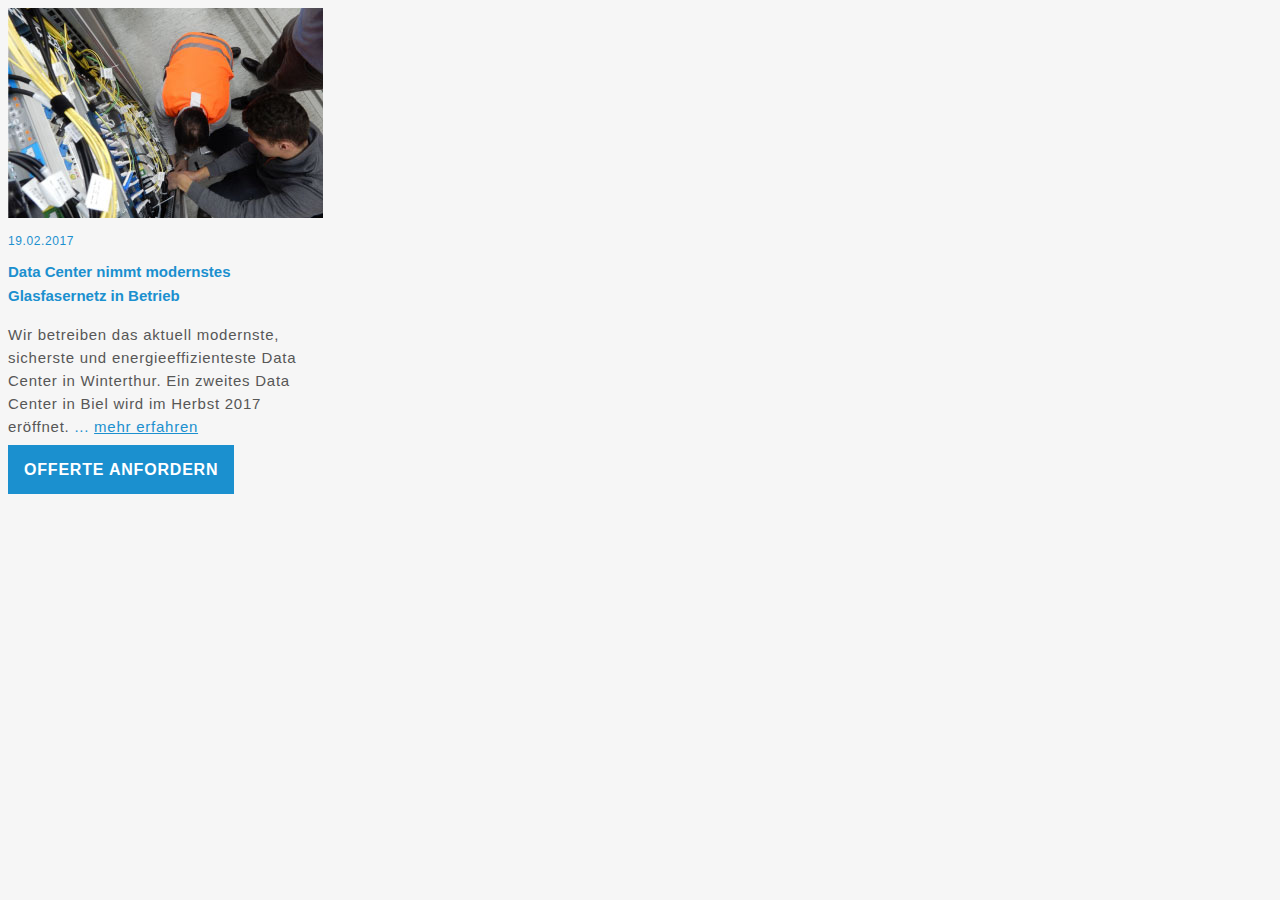
<file: Homework 1/Markup/index.html>
<!DOCTYPE html>
<html>
<head>
	<meta charset="utf-8">
	<title>Homework 1</title>
	<link media="all" rel="stylesheet" href="css/main.css">
</head>
<body>
	<div class="container">
		<img class="image" src="../image.jpg" >
		<p class="data">19.02.2017</p>
		<h1 class="headline">Data Center nimmt modernstes
Glasfasernetz in Betrieb</h1>
		<p class="paragraph">Wir betreiben das aktuell modernste, sicherste und
energieeffizienteste Data Center in Winterthur. Ein zweites Data Center in Biel
wird im Herbst 2017 eröffnet. <a class="link" href="#">... <span class="point">mehr erfahren</span></a></p>
		<a href="#" class="button">OFFERTE ANFORDERN</a>

	</div>
	
</body>
</html>
</file>
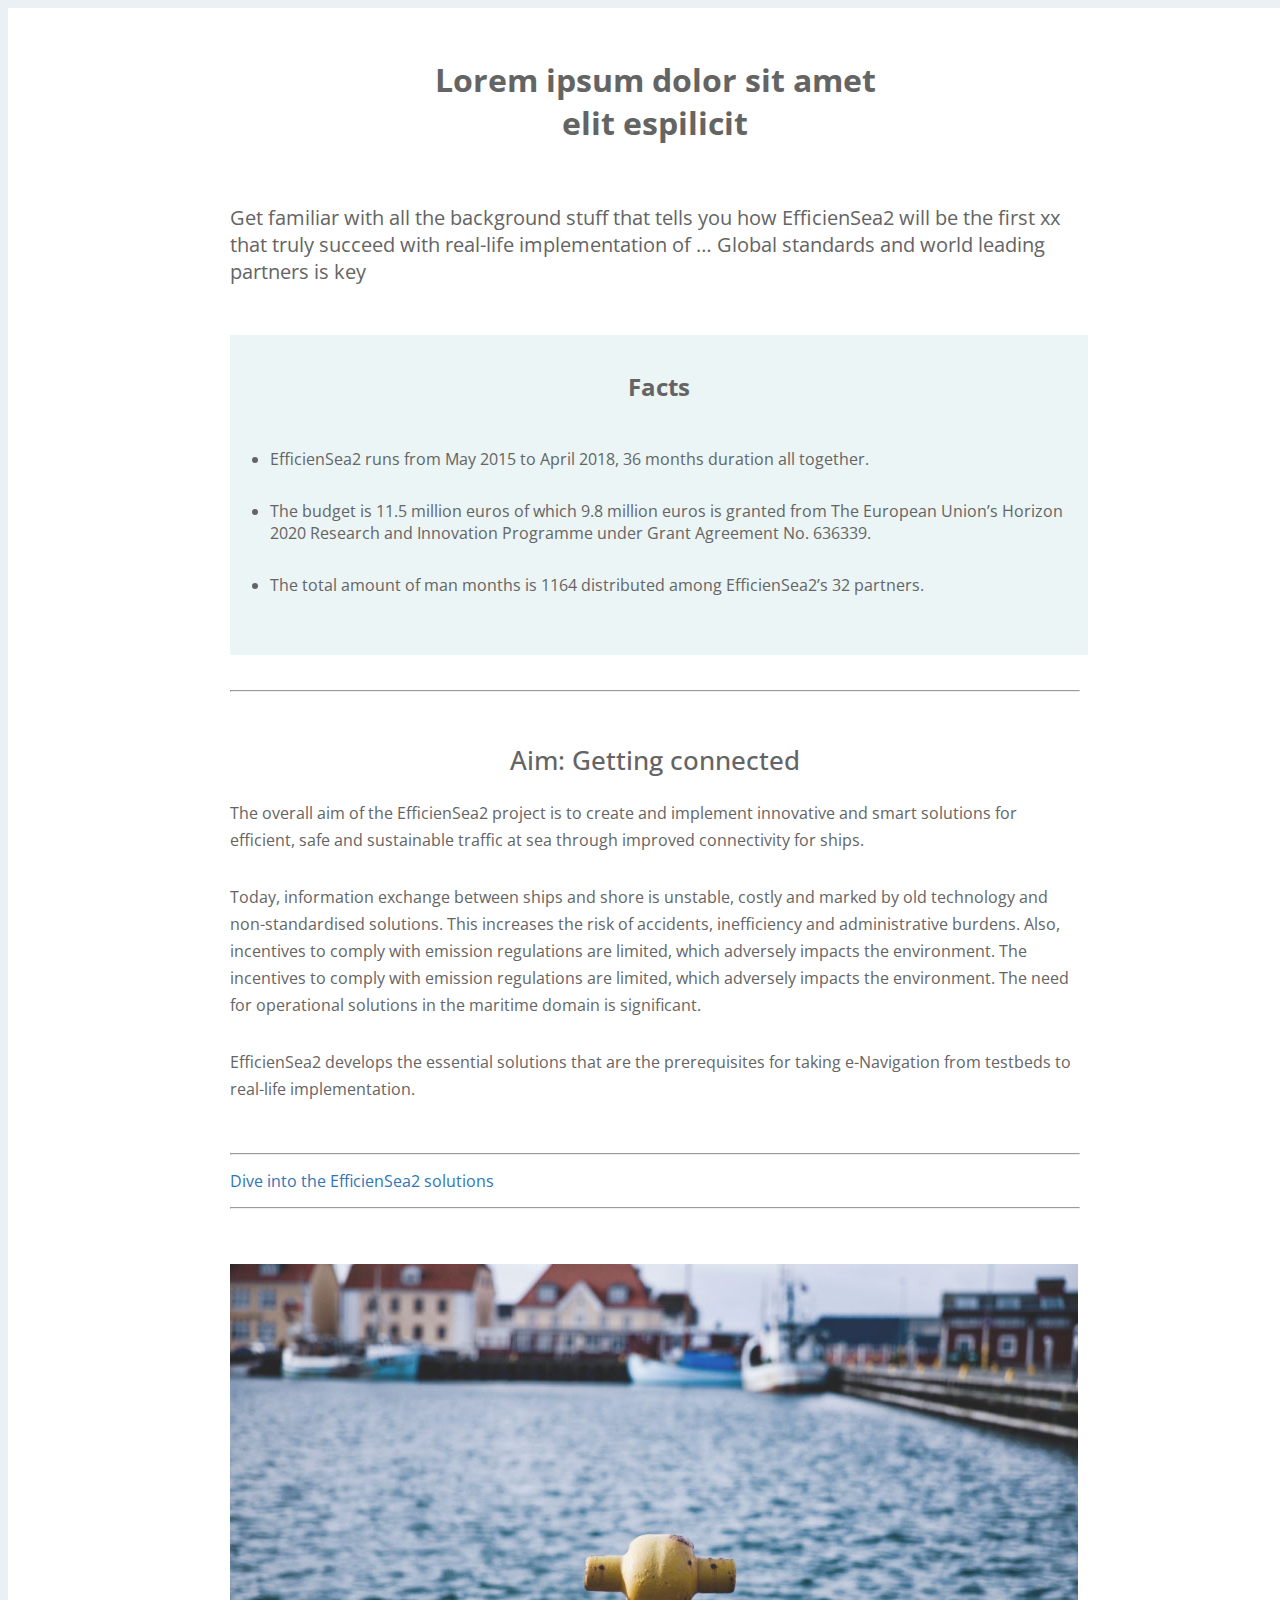
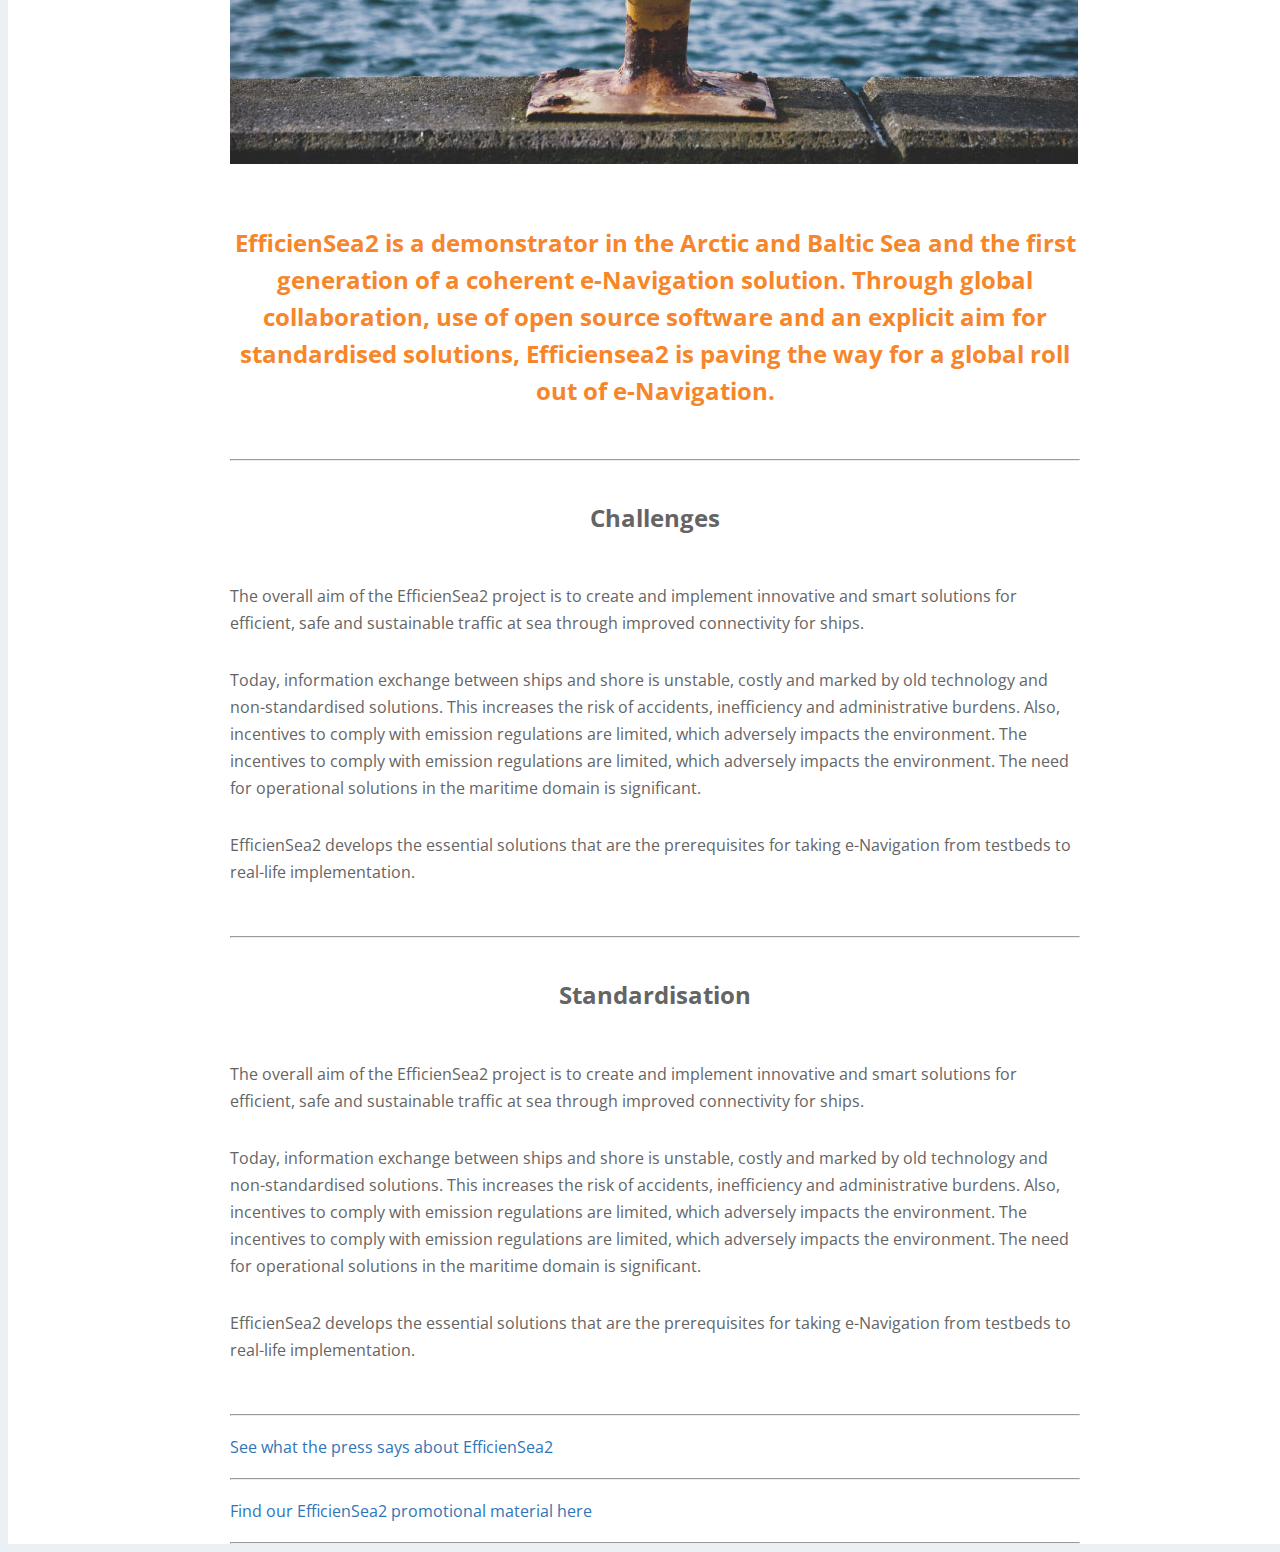
<file: Homework 2/Markup/index.html>
<!DOCTYPE html>
<html>
	<head>
		<link media="all" rel="stylesheet" href="css/main.css">
		<title>Homework 2</title>
		<meta charset="utf-8">
		<link href="https://fonts.googleapis.com/css?family=Open+Sans" rel="stylesheet">
	</head>
	<body>
		<div class="page">
			<div class="white">
				<div class="text">
					<div class="block_one">
						<h1 class="header_one">
							Lorem ipsum dolor sit amet elit espilicit
						</h1>
						<p class="paragraph_one">Get familiar with all the background stuff that tells you how EfficienSea2 will be the first xx that truly succeed with real-life implementation of … Global standards and world leading partners is key</p>
					</div>
					<div class="gray_box">
						<h2 class="gray_header">Facts</h2>
						<ul class="gray_list">
							<li>EfficienSea2 runs from May 2015 to April 2018, 36 months duration all together.</li>
							<li>The budget is 11.5 million euros of which 9.8 million euros is granted from The European Union’s Horizon 2020 Research and Innovation Programme under Grant Agreement No. 636339.</li>
							<li>The total amount of man months is 1164 distributed among EfficienSea2’s 32 partners.</li>
						</ul>
					</div>
					<hr>
					<div class="block_two">
						<h2 class="header_two">Aim: Getting connected</h2>
						<ul class="list_none">
							<li>The overall aim of the EfficienSea2 project is to create and implement innovative and smart solutions for efficient, safe and sustainable traffic at sea through improved connectivity for ships.</li>
							<li>Today, information exchange between ships and shore is unstable, costly and marked by old technology and non-standardised solutions. This increases the risk of accidents, inefficiency and administrative burdens. Also, incentives to comply with emission regulations are limited, which adversely impacts the environment. The incentives to comply with emission regulations are limited, which adversely impacts the environment. The need for operational solutions in the maritime domain is significant.</li>
							<li>EfficienSea2 develops the essential solutions that are the prerequisites for taking e-Navigation from testbeds to real-life implementation. </li>
						</ul>
					</div>
					<hr>
					<div class="link_one_box">
						<a href="#" class="link_one">Dive into the EfﬁcienSea2 solutions</a>
					</div>
					<hr>
					<div class="photo">
						<img src="img/image.jpg" alt="port">
					</div>
					<div class="text-under-photo">
						<h2>EfficienSea2 is a demonstrator in the Arctic and Baltic Sea and the first generation of a coherent e-Navigation solution. Through global collaboration, use of open source software and an explicit aim for standardised solutions, Efficiensea2 is paving the way for a global roll out of e-Navigation.</h2>		
					</div>
					<hr>
					<div class="block_three">
						<h2 class="header_three">Challenges</h2>
						<ul class="list_none">
							<li>The overall aim of the EfficienSea2 project is to create and implement innovative and smart solutions for efficient, safe and sustainable traffic at sea through improved connectivity for ships.</li>
							<li>Today, information exchange between ships and shore is unstable, costly and marked by old technology and non-standardised solutions. This increases the risk of accidents, inefficiency and administrative burdens. Also, incentives to comply with emission regulations are limited, which adversely impacts the environment. The incentives to comply with emission regulations are limited, which adversely impacts the environment. The need for operational solutions in the maritime domain is significant.</li>
							<li>EfficienSea2 develops the essential solutions that are the prerequisites for taking e-Navigation from testbeds to real-life implementation. </li>
						</ul>
					</div>
					<hr>
					<div class="block_four">
						<h2 class="header_four">Standardisation</h2>
						<ul class="list_none">
							<li>The overall aim of the EfficienSea2 project is to create and implement innovative and smart solutions for efficient, safe and sustainable traffic at sea through improved connectivity for ships.</li>
							<li>Today, information exchange between ships and shore is unstable, costly and marked by old technology and non-standardised solutions. This increases the risk of accidents, inefficiency and administrative burdens. Also, incentives to comply with emission regulations are limited, which adversely impacts the environment. The incentives to comply with emission regulations are limited, which adversely impacts the environment. The need for operational solutions in the maritime domain is significant.</li>
							<li>EfficienSea2 develops the essential solutions that are the prerequisites for taking e-Navigation from testbeds to real-life implementation. </li>
						</ul>
					</div>
					<hr>
					<div class="links">
						<a href="#" class="link_two">See what the press says about EfﬁcienSea2 </a>
						<hr class="hr">
						<a href="#" class="link_three">Find our EfﬁcienSea2 promotional material here</a>
					</div>
					<hr>
				</div>	
		</div>
	</body>
</html>
</file>
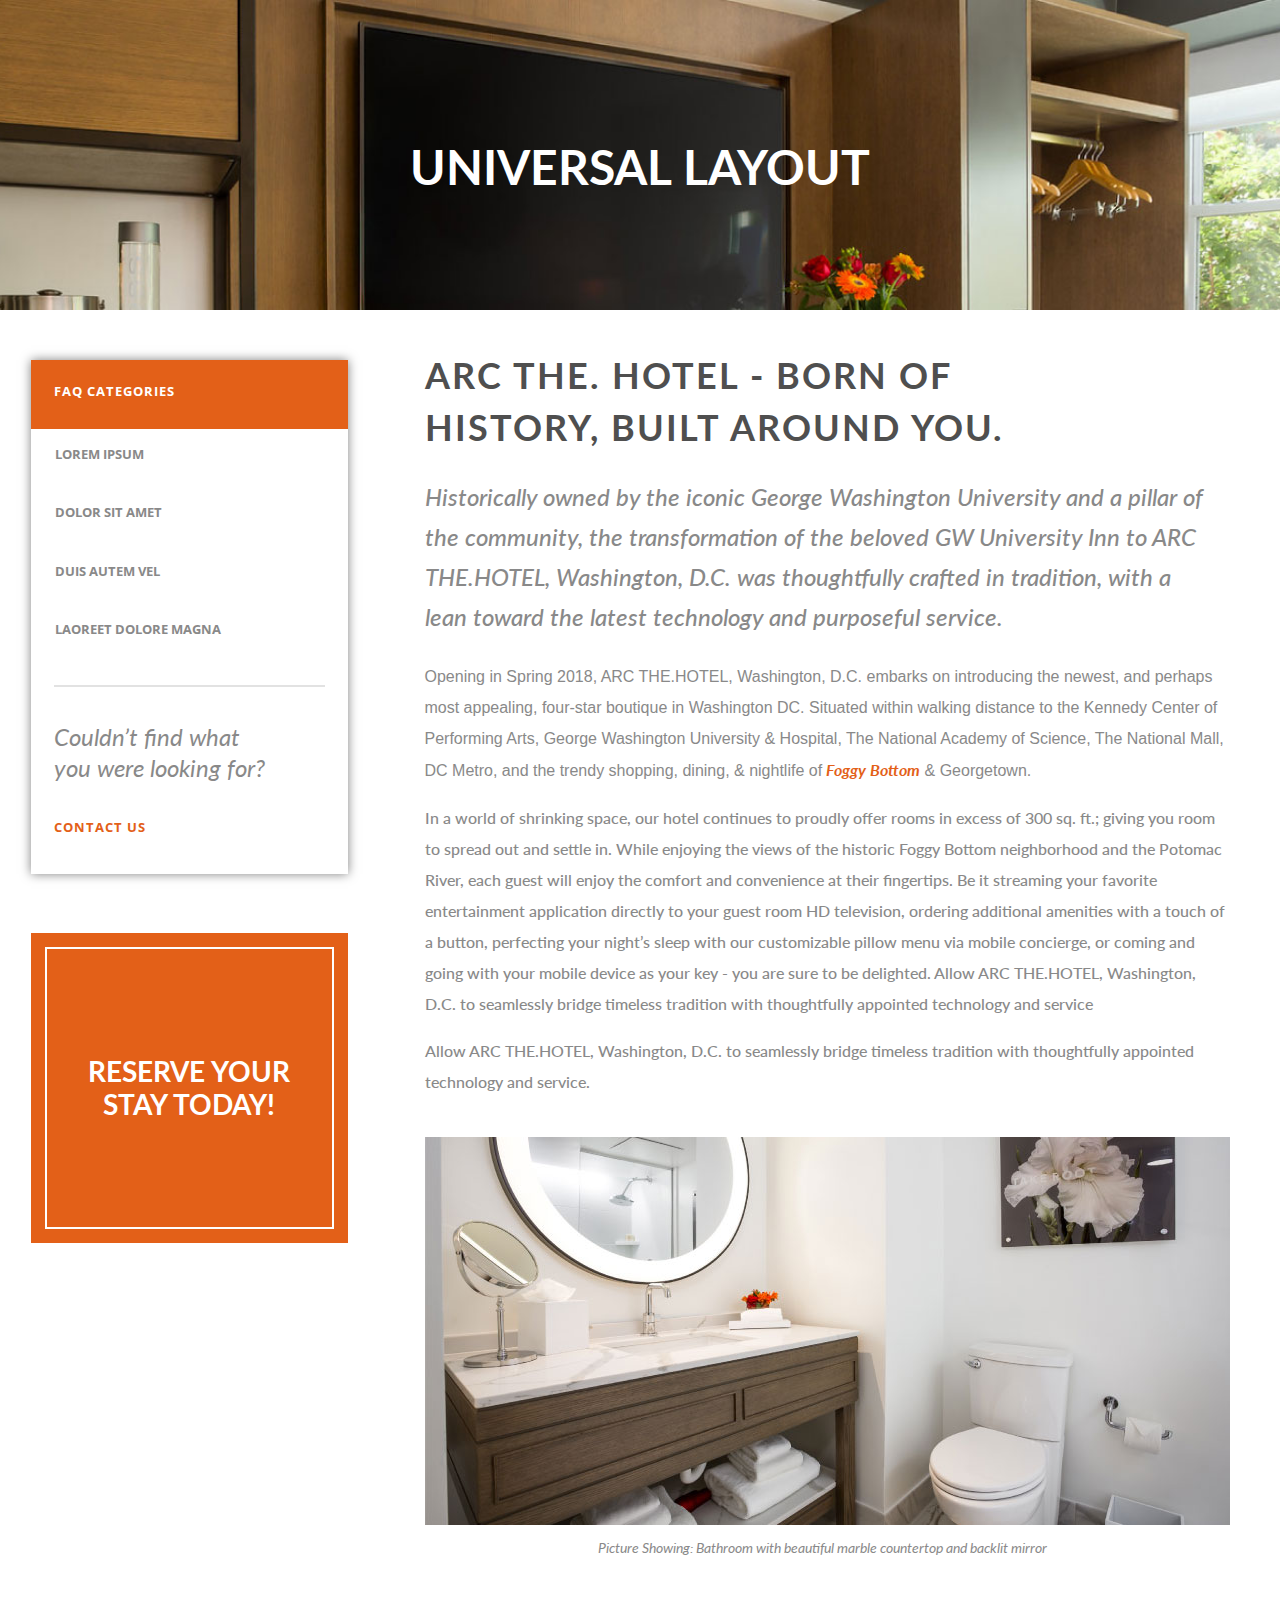
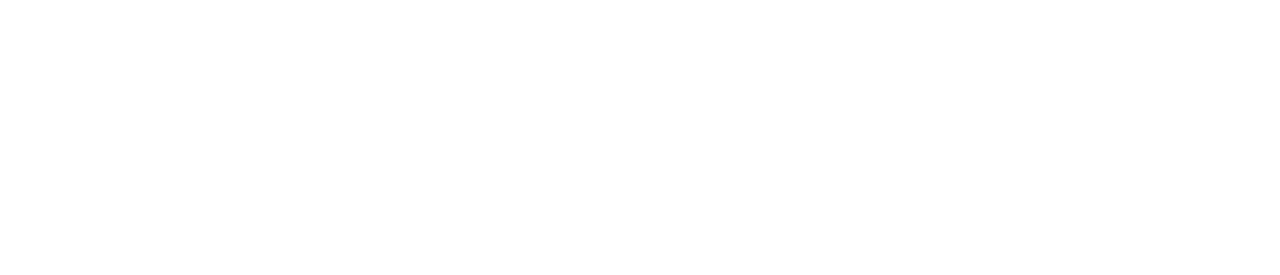
<file: Homework 3/Markup/index.html>
<!DOCTYPE html>
<html lang="en">
<head>
    <link href="https://fonts.googleapis.com/css?family=Lato:400,400i,700,700i|Open+Sans:700" rel="stylesheet">
    <link media="all" rel="stylesheet" href="css/Normalize.css">
    <link media="all" rel="stylesheet" href="css/main.css">
    <meta charset="UTF-8">
    <title>Title</title>
</head>
<body>
<div class="page">
    <div class="banner" style="background-image:url(images/banner-image-1.jpg)">
        <div class="banner-text">Universal layout</div>
    </div>
    <div class="page-wrapper">
        <div class="content">
        <div class="main-content">
            <div class="text">
                <h1 class="h-1">ARC THE. HOTEL - Born of history, built around you. </h1>
                <p class="paragraph-one">Historically owned by the iconic George Washington University and a pillar of
                    the community, the transformation of the beloved GW University Inn to ARC THE.HOTEL, Washington,
                    D.C. was thoughtfully crafted in tradition, with a lean toward the latest technology and purposeful
                    service. </p>
                <p class="paragraph-two">Opening in Spring 2018, ARC THE.HOTEL, Washington, D.C. embarks on introducing
                    the newest, and perhaps most appealing, four-star boutique in Washington DC. Situated within walking
                    distance to the Kennedy Center of Performing Arts, George Washington University & Hospital, The
                    National Academy of Science, The National Mall, DC Metro, and the trendy shopping, dining, &
                    nightlife of<span class="orange"> Foggy Bottom</span> & Georgetown.</p>
                <p class="paragraph-three">In a world of shrinking space, our hotel continues to proudly offer rooms in
                    excess of 300 sq. ft.; giving you room to spread out and settle in. While enjoying the views of the
                    historic Foggy Bottom neighborhood and the Potomac River, each guest will enjoy the comfort and
                    convenience at their fingertips. Be it streaming your favorite entertainment application directly to
                    your guest room HD television, ordering additional amenities with a touch of a button, perfecting
                    your night’s sleep with our customizable pillow menu via mobile concierge, or coming and going with
                    your mobile device as your key - you are sure to be delighted. Allow ARC THE.HOTEL, Washington, D.C.
                    to seamlessly bridge timeless tradition with thoughtfully appointed technology and service</p>
                <p class="paragraph-four">Allow ARC THE.HOTEL, Washington, D.C. to seamlessly bridge timeless tradition
                    with thoughtfully appointed technology and service.</p>
            </div>
            <div class="img-bottom">
                <img src="images/image-1.jpg">
                <span class="text-under-image">
                    Picture Showing: Bathroom with beautiful marble countertop and backlit mirror
                </span>
            </div>
        </div>
        <div class="side-bar">
            <div class="main-navigation">
                <div class="faq"><div class="text-faq">faq categories</div></div>
                <nav class="navigation">
                    <ul class="menu">
                        <li><a href="">Lorem ipsum</a></li>
                        <li><a href="">dolor sit amet</a></li>
                        <li><a href="">duis autem vel</a></li>
                        <li><a href="">laoreet dolore magna</a></li>
                    </ul>
                </nav>
                <div class="under-nav">
                    <p class="info">Couldn’t find what you were looking for?</p>
                    <p><a href="" class="href">contact us</a></p>
                </div>
            </div>
            <a href="" class="href-button">
            <div class="button">
                <button class="border">RESERVE YOUR
                    STAY TODAY!</button>
            </div>
            </a>
        </div>
    </div>
    </div>
</div>
</body>
</html>
</file>
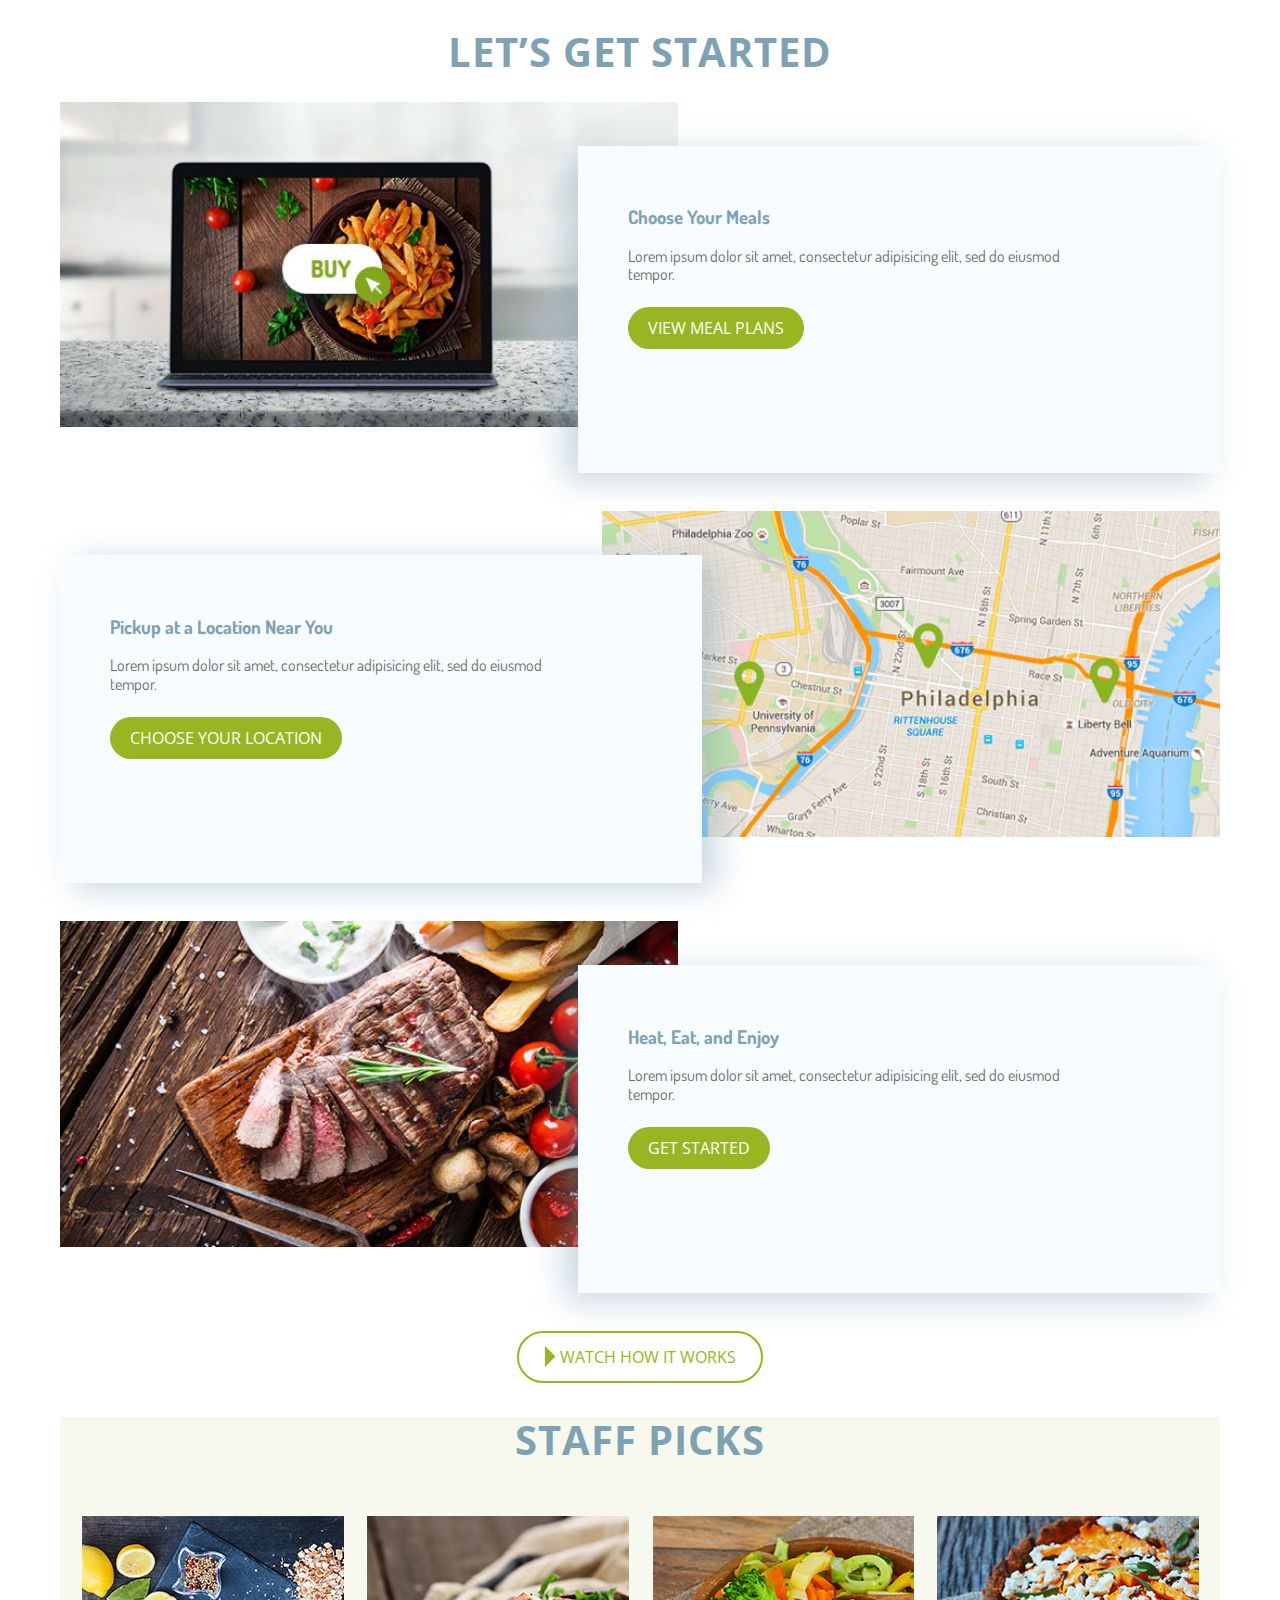
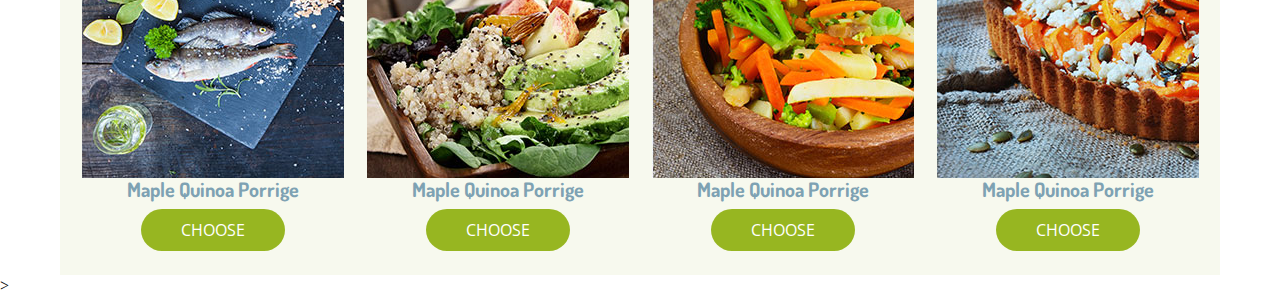
<file: Homework 4/Markup/index.html>
<!DOCTYPE html>
<html lang="en">
<head>
    <meta name="viewport" content="width=device-width, initial-scale=1.0">
    <meta charset="UTF-8">
    <title>Homework4</title>

    <link href="https://fonts.googleapis.com/css?family=Dosis" rel="stylesheet">
    <link href="https://fonts.googleapis.com/css?family=Open+Sans" rel="stylesheet">
    <link media="all" rel="stylesheet" href="css/Normalize.css">
    <link media="all" rel="stylesheet" href="css/main.css">
</head>
<body>
    <div class="page-wrapper">
        <h1>Let’s Get Started</h1>
        <div class="content-top">
            <div class="block-one">
                <div class="photo-one">
                    <img src="images/grid-image-1.jpg">
                </div>
                <div class="text-one">
                    <h3>Choose Your Meals</h3>
                    <p>Lorem ipsum dolor sit amet, consectetur adipisicing elit, sed do eiusmod tempor.</p>
                    <div class="button">View meal plans</div>
                </div>
            </div>

            <div class="block-two">
                <div class="photo-two">
                    <img src="images/grid-image-2.jpg">
                </div>
                <div class="text-two">
                    <h3>Pickup at a Location Near You</h3>
                    <p>Lorem ipsum dolor sit amet, consectetur adipisicing elit, sed do eiusmod tempor.</p>
                    <div class="button">Choose your Location</div>
                </div>
            </div>

            <div class="block-three">
                <div class="photo-three">
                    <img src="images/grid-image-3.jpg">
                </div>
                <div class="text-three">
                    <h3>Heat, Eat, and Enjoy</h3>
                    <p>Lorem ipsum dolor sit amet, consectetur adipisicing elit, sed do eiusmod tempor.</p>
                    <div class="button">Get Started</div>
                </div>
            </div>
        </div>

        <div class="block-button-middle">
            <div class="button">
                <div class="button-triangle"></div>
                <div class="button-text">watch how it works</div>
            </div>
        </div>
        <div class="content-bottom">
            <h2>Staff picks</h2>
            <div class="block-bottom">
                <div class="block-bottom-one">
                    <div class="black">
                        <p>Quinoa, Grapeseed Oil, Almond Meal, Apples, Pea Protein, Cocount milk</p>
                        <img src="images/grid-image-4.jpg">
                    </div>
                    <p>Maple Quinoa Porrige</p>
                    <div class="button">choose</div>
                </div>
                <div class="block-bottom-one">
                    <div class="black">
                        <p>Quinoa, Grapeseed Oil, Almond Meal, Apples, Pea Protein, Cocount milk</p>
                        <img src="images/grid-image-5.jpg">
                    </div>
                    <p>Maple Quinoa Porrige</p>
                    <div class="button">choose</div>
                </div>
                <div class="block-bottom-one">
                    <div class="black">
                        <p>Quinoa, Grapeseed Oil, Almond Meal, Apples, Pea Protein, Cocount milk</p>
                        <img src="images/grid-image-6.jpg">
                    </div>
                    <p>Maple Quinoa Porrige</p>
                    <div class="button">choose</div>
                </div>
                <div class="block-bottom-one">
                    <div class="black">
                        <p>Quinoa, Grapeseed Oil, Almond Meal, Apples, Pea Protein, Cocount milk</p>
                        <img src="images/grid-image-7.jpg">
                    </div>
                    <p>Maple Quinoa Porrige</p>
                    <div class="button">choose</div>
                </div>
            </div>
        </div>
    </div>>
</body>
</html>
</file>
<file: Homework 1/Markup/css/main.css>
body {
	background-color:#f6f6f6; 
}
* {
	font-family: Arial;
}
.container {
	width: 315px;
}
.image {
	width: 100%;
}
.data {
	color: #1b90cf;
	font-size: 12px;
	letter-spacing: 0.6px;
}
.headline {
	color: #1b90cf;
	font-size: 15px;
	line-height: 24px;
	font-weight: 700;
}
.paragraph {
	color: #575756;
	font-size: 15px;
	line-height: 23px;
	letter-spacing: 0.75px;
}
.link {
	color: #1b90cf;
	text-decoration: none;
	letter-spacing: 0.75px;
}
.point {
	text-decoration: underline;
}
.button {
	background-color:#1b90cf;
	color: #ffffff; 
	font-weight: 700;
	padding: 16px;
	border: 0;
	letter-spacing: 0.8px;
	text-decoration: none;
	line-height: 33px;
}
</file>
<file: Homework 2/Markup/css/main.css>
*,
*::before,
*::after {
  box-sizing: border-box;
}
body {
	background-color: #ebf0f5;
}
.page {
	width: 100%;
}
.white {
	margin: 0 auto;
	width: 1294px;
	background-color:#ffffff;
}
.text {
	padding-top: 50px;
	margin: 0 auto;
	width: 850px;

	color: #646464;
	font-family: "Open Sans" , "Sans-serif";
}
.header_one {
	width: 450px;
	margin: 0 auto;
	padding-bottom: 40px;
}
.paragraph_one {
	font-size: 20px;
	font-weight: 400;
}
div {
	text-align: left;
}
ul {
	list-style-type: none;
	padding-left: 0;

}
h1,
h2 {
	text-align: center;
}
.gray_box {
	margin-top: 50px;
	width: 858px;
	height: 320px;
	background-color:#ebf5f5;
	margin-bottom: 35px;
}
.gray_header {
	padding-top: 35px;
}
.gray_list {
	padding-top: 25px;
	list-style-type: disc;
	padding-left: 25px;
	padding-left: 40px;
}
li {
	margin-bottom: 30px;
}
.block_two {
	margin-top: 50px;
	margin-bottom: 50px;
}
.header_two {
	font-size: 26px;
	font-weight: 500
}
.list_none {
	font-weight: 400;
	line-height: 27px;
}
.link_one,
.link_two,
.link_three {
	text-decoration: none;
	color: #3075b8;
}
.link_one_box {
	margin-top: 15px;
	margin-bottom: 15px;
}
.photo {
	margin-top: 55px;
}
.text-under-photo {
	margin-top: 55px;
	color: #f7862a;
	line-height: 37px;
	margin-bottom: 50px;
}
.block_three {
	margin-top: 40px;
	margin-bottom: 50px;
}
.header_three {
	padding-bottom: 30px;
}
.block_four {
	margin-top: 40px;
	margin-bottom: 50px;
}
.header_four {
	padding-bottom: 30px;
}
.links {
	margin-top: 20px;
	margin-bottom: 20px;
}
.link_two{
	margin-bottom: 20px;
}
.hr {
	margin-top: 20px;
	margin-bottom: 20px;
}
</file>
<file: Homework 3/Markup/css/main.css>
*,
*:before,
*:after {
    box-sizing: border-box;
}
.page-wrapper {
    display: flex;
    justify-content: center;
}
.page {
    position: relative;
    max-width: 100%;
    overflow: hidden;
}
.banner-text {
    padding-top: 132px;
    display: flex;
    justify-content: center;
    color: #ffffff;
    font-family: Lato, sans-serif;
    font-size: 48px;
    font-weight: 700;
    line-height: 70px;
    text-transform: uppercase;
}
.banner {
    height: 500px;
    background-position:top;
    background-size: cover;
    position: relative;
}
.main-content {
    margin-top: -35px;
}
.content {
    padding:50px 60px 120px 40px ;
    display: flex;
    flex-direction: row-reverse;
    justify-content: center;
    width: 1280px;
    position: relative;
    bottom: 190px;
    background-color: white;
}
.side-bar {
    background-color: white;
    margin-right:77px ;
    width: 459px;
    height: 317px;
    color: #898989;
}
.navigation{
    margin-bottom: -10px;
}
.faq {
    width: 317px;
    height: 69px;
    background-color:#e36018;
    padding: 23px 0 0 23px;
}
.under-nav {
    border-top: 2px solid #e2e2e2;
    margin-left: 23px;
    margin-right: 23px;
}
.text-faq {
    color: #ffffff;
    font-family: "Open Sans", sans-serif;
    font-weight: 700;
    font-size: 13px;
    line-height: 17px;
    letter-spacing: 1px;
    text-transform: uppercase;
}
.main-navigation {
    box-shadow:0 0 10px rgba(0,0,0,0.5);
}
.navigation a {
    text-decoration: none;
    font-family: "Open Sans", sans-serif;
    font-size: 13px;
    font-weight: 700;
    line-height: 17px;
    text-transform: uppercase;
    color: #898989;
}
.info{
    font-family: lato, sans-serif;
    font-style: italic;
    line-height: 31px;
    font-size: 24px;
    width: 219px;
}
.href {
    display: inline-block;
    text-decoration: none;
    color: #e36018;
    font-size: 13px;
    font-weight: 700;
    line-height: 21px;
    letter-spacing: 1px;
    font-family: "Open Sans", sans-serif;
    text-transform: uppercase;
    margin-bottom: 36px;
}
.info,
.href {
    padding-left: 0;
    padding-top: 10px;
}
.menu a:hover {
    color: #e36018;
}
.menu li {
    padding-bottom: 40px;
}
.menu {
    list-style: none;
    padding-left: 24px;
}
.text {
    width: 805px;
    font-family: lato, sans-serif;
    color: #898989;
    font-weight: 500;
    line-height: 31px;
}
.h-1 {
    text-transform: uppercase;
    color: #4f4f4f;
    font-size: 36px;
    line-height: 52px;
    letter-spacing: 2px;
    width: 699px;
}
.paragraph-one {
    color: #898989;
    font-style: italic;
    font-size: 24px;
    line-height: 40px;
    width: 785px;
}
.paragraph-two {
    font-weight: 500;
    color: #898989;
    font-family: "Lato Medium", sans-serif;
    line-height: 31px;
}
.orange {
    color: #e36018;
    font-family: Lato, sans-serif;
    font-weight: 700;
    font-style: italic;
}
.img-bottom {
    margin-top: 40px;
}
.text-under-image {
    margin-top: 20px;
    font-family: lato, sans-serif;
    color: #898989;
    font-size: 14px;
    font-style: italic;
    line-height: 35px;
    margin-left: 173px;
}
.button {
    background-color: #e36018;
    width: 317px;
    height: 310px;
    margin-top: 59px;
    display: flex;
    align-items: center;
    align-content: center;
    justify-content: center;
}
.border {
    border: 2px solid white;
    background-color:#e36018;
    font-family: Lato, sans-serif;
    text-transform: uppercase;
    font-weight: 700;
    font-size: 28px;
    text-align: center;
    width: 289px;
    height: 282px;
    color: #ffffff;
}
.href-button {
    text-decoration: none;
}
.href-button .button:hover {
    box-shadow:0 0 10px rgba(0,0,0,0.5);
}
</file>
<file: Homework 4/Markup/css/main.css>
*,
*:before,
*:after {
    outline: none;
    box-sizing: border-box;
}
.page-wrapper {
    width: 100%;
    padding: 1px 7px;
}
h1 {
    font-family: "Open Sans", sans-serif;
    color: #7ea2b3;
    text-align: center;
    text-transform: uppercase;
}
.content-top {
    display: flex;
    flex-wrap: wrap;
}
.content-top img {
    width: 100%;
}
.block-one {
    width: 100%;
    padding-bottom: 20px;
    border-bottom: #6d6d6d solid 1px;
}
.text-one {
    margin-top: -22px;
    text-align: center;
}
h3 {
    font-family: Dosis, sans-serif;
    color: #7ea2b3;
    font-weight: 700;
}
p {
    font-family: Dosis, sans-serif;
    color: #6d6d6d;
}
.button {
    font-family: "Open Sans",sans-serif;
    background-color: #97b621;
    border-radius: 55px;
    border: 0;
    text-transform: uppercase;
    color: white;
    padding: 10px 20px;
    text-align: center;
    display: inline;
    transition: 1s;
}
.button:hover {
    background-color: #7ea2b3;
    box-shadow: 0 0 10px rgba(0,0,0,0.5);
    transition: 1s;
}
.block-two {
    margin-top: 10px;
    width: 100%;
    text-align: center;
    border-bottom: #6d6d6d solid 1px;
    padding-bottom: 20px;
}
.text-two {
    margin-top: -22px;
}
.text-three {
    margin-top: -22px;
}
.block-three {
    width: 100%;
    margin-top: 10px;
    text-align: center;
    border-bottom: #6d6d6d solid 1px;
    padding-bottom: 20px;
}
.block-button-middle {
    margin-top: 10px;
    display: flex;
    justify-content: center;
}
.block-button-middle .button {
    background-color: white;
    border: #97b621 solid 2px;
    color: #97b621;
    display:inline-flex;
    justify-content: center;
    margin: 0 auto;
}
.button-triangle {
    margin-top: -1px;
    width: 8px;
    height: 0;
    border-top: 10px solid transparent;
    border-left: 10px solid #97b621;
    border-bottom: 10px solid transparent;
    margin-left: 6px;
}
.content-bottom {
    width: 100%;
    background-color: #f7f9ee;
}
.block-bottom {
    overflow: auto;
    padding: 10px;
    display: flex;
}
h2 {
    text-transform: uppercase;
    color: #7ea2b3;
    font-family: "Open Sans", sans-serif;
    text-align: center;
}
.block-bottom div {
    margin: 5px 5px;
    text-align: center;
}
.block-bottom img {
    width: auto;
}
.black {
    display: flex;
    position: relative;
}
.block-bottom-one .black{
    background-color: black;
}
.block-bottom {
    background-color: #f7f9ee;
}
.black:hover img{
    background-color: black;
    opacity: 0.5;
}

.block-bottom p {
    color: #7ea2b3;
    font-size: 20px;
    font-weight: 700;
    margin-top:-5px;
}
.black p{
    display: flex;
    position: absolute;
    width: 221px;
    color: white;
    opacity: 0;
    margin-top: 66px;
    margin-left: 22px;
    line-height: 39px;
}
.black:hover p{
    opacity: 1;
}
.block-bottom .button {
    padding: 10px 40px;
}
@media (min-width: 768px) {
    .page-wrapper {
       padding: 2px 10px;
    }
    .block-one,.block-two,.block-three {
        display: flex;
        border: none;
    }
    .photo-one,.photo-two,.photo-three {
        position: relative;
    }
    .text-one,.text-two,.text-three {
        position: relative;
        background-color: #f6fcff;
        box-shadow: -13px 8px 30px rgba(126, 162, 179, 0.42);
        padding-top: 25px;
        padding-left: 50px;
        text-align: left;
        margin-top: 29px;
        margin-left: -72px
    }
    .block-two {
        flex-direction: row-reverse;
    }

    .text-two {
        box-shadow: 14px 6px 30px rgba(126, 162, 179, 0.42);
        margin-right: -72px;
        margin-left: 0;
    }
    .button {
        padding: 3px 11px
    }
    .button-text {
        padding: 5px;
    }
    .button-triangle {
        padding-top: 1px;
        margin-top: 3px;
    }
    .block-bottom{
        overflow-x: unset;
        flex-wrap: wrap;
        justify-content: space-around;
        align-content: space-around;
    }
    .block-bottom-one {
        padding-bottom: 20px;
    }
}
@media (min-width: 1024px) {

    .page-wrapper {
        padding-left: 60px;
        padding-right: 60px;
    }
    .content-top .text-one,.text-two,.text-three {
        position: relative;
        margin-bottom:-42px;
        margin-top: 44px;
        padding-top: 42px;
        align-content: stretch;
    }
    .text-one,.text-three {
        margin-left: -100px;
    }
    .text-two {
        margin-right: -100px;
    }
    .block-one,.block-two,.block-three {
        padding-bottom: 70px;
    }
    .content-top p {
        width: 432px;
        padding-bottom: 20px;
    }
    .button {
        padding: 10px 20px;
    }

    .photo-one,.photo-two,.photo-three,.text-one,.text-two,.text-three {
        width: 100%;
    }
    h2,h1 {
        font-size: 40px;
        letter-spacing: 1px;
    }
}
</file>
